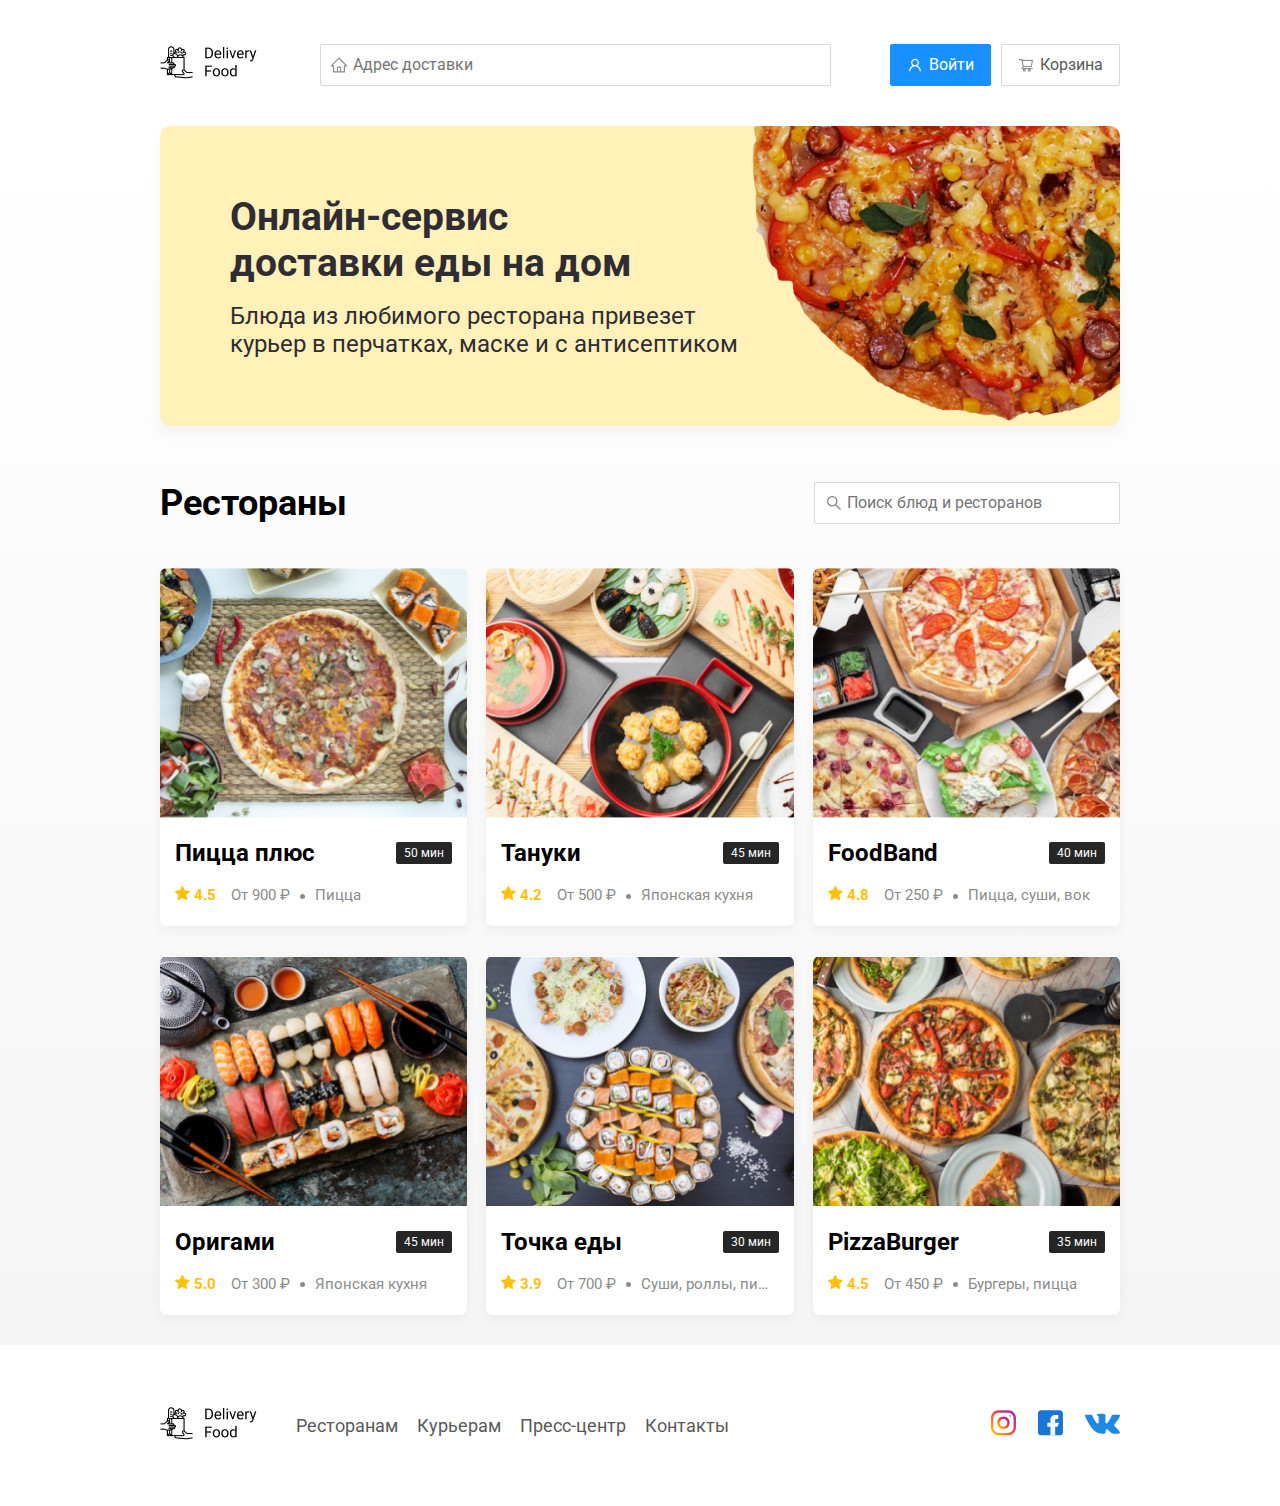
<file: index.html>
<!DOCTYPE html>
<html lang="ru">

<head>
  <meta charset="UTF-8">
  <meta name="viewport" content="width=device-width, initial-scale=1.0">
  <link href="https://fonts.googleapis.com/css?family=Roboto:400,500,700&display=swap&subset=cyrillic" rel="stylesheet">
  <link rel="stylesheet" href="css/normalize.css" />
  <link rel="stylesheet" href="css/style.css" />
  <title>Delivery - доставка еды на дом</title>
</head>

<body>
  <div class="container">
    <header class="header">
      <a href="index.html" id="home">
        <img class="logo" src="img/logo.png" alt="logo" />
      </a>
      <input class="input input-address" type="search" placeholder="Адрес доставки" />
      <div class="buttons">
        <button class="button button-primary">
          <img class="button-icon" src="img/enter.svg" alt="enter" />
          <span class="button-text"> Войти </span>
        </button>
        <button class="button">
          <img class="button-icon" src="img/container.svg" alt="container" />
          <span class="button-text"> Корзина </span>
        </button>
      </div>
    </div>
    </header>
<main class="main">
  <div class="container">
    <section class="intro">
      <h1 class="intro-title">
        Онлайн-сервис <br /> доставки еды на дом
      </h1>
      <p class="intro-text">
        Блюда из любимого ресторана привезет <br /> курьер в перчатках, маске и с антисептиком
      </p>
    </section>

    <section class="restaurants">

      <div class="restaurants-heading">
        <h2 class="restaurants-title">Рестораны</h2>
        <input type="search" class="input input-restaurants" placeholder="Поиск блюд и ресторанов">
      </div>

      <div class="cards">
        <a href="restor.html" class="card card-index">
          <img src="img/card_1.jpg" alt="card_1" class="card-image">
          <div class="card-text">
            <div class="card-heading">
              <h3 class="card-title">
                Пицца плюс
              </h3>
              <span class="card-tag tag">50 мин</span>
            </div>
            <!-- /.card-heading -->
            <div class="card-info">
              <div class="rating">
                <img src="img/star.svg" alt="star" class="rating-star">
                4.5
              </div>
              <div class="price">От 900 ₽</div>
              <div class="category">Пицца</div>
            </div>
            <!-- /.card-info -->
          </div>
          <!-- /.card-text -->
        </a>
        <!-- /.card -->

        <a href="restor.html" class="card card-index">
          <img src="img/card_2.jpg" alt="card_2" class="card-image">
          <div class="card-text">
            <div class="card-heading">
              <h3 class="card-title">
                Тануки
              </h3>
              <span class="card-tag tag">45 мин</span>
            </div>
            <!-- /.card-heading -->
            <div class="card-info">
              <div class="rating">
                <img src="img/star.svg" alt="star" class="rating-star">
                4.2
              </div>
              <div class="price">От 500 ₽</div>
              <div class="category">Японская кухня</div>
            </div>
            <!-- /.card-info -->
          </div>
          <!-- /.card-text -->
        </a>
        <!-- /.card -->

        <a href="restor.html" class="card card-index">
          <img src="img/card_3.jpg" alt="card_3" class="card-image">
          <div class="card-text">
            <div class="card-heading">
              <h3 class="card-title">
                FoodBand
              </h3>
              <span class="card-tag tag">40 мин</span>
            </div>
            <!-- /.card-heading -->
            <div class="card-info">
              <div class="rating">
                <img src="img/star.svg" alt="star" class="rating-star">
                4.8
              </div>
              <div class="price">От 250 ₽</div>
              <div class="category">Пицца, суши, вок</div>
            </div>
            <!-- /.card-info -->
          </div>
          <!-- /.card-text -->
        </a>
        <!-- /.card -->

        <a href="restor.html" class="card card-index">
          <img src="img/card_4.jpg" alt="card_4" class="card-image">
          <div class="card-text">
            <div class="card-heading">
              <h3 class="card-title">
                Оригами
              </h3>
              <span class="card-tag tag">45 мин</span>
            </div>
            <!-- /.card-heading -->
            <div class="card-info">
              <div class="rating">
                <img src="img/star.svg" alt="star" class="rating-star">
                5.0
              </div>
              <div class="price">От 300 ₽</div>
              <div class="category">Японская кухня</div>
            </div>
            <!-- /.card-info -->
          </div>
          <!-- /.card-text -->
        </a>
        <!-- /.card -->

        <a href="restor.html" class="card card-index">
          <img src="img/card_5.jpg" alt="card_5" class="card-image">
          <div class="card-text">
            <div class="card-heading">
              <h3 class="card-title">
                Точка еды
              </h3>
              <span class="card-tag tag">30 мин</span>
            </div>
            <!-- /.card-heading -->
            <div class="card-info">
              <div class="rating">
                <img src="img/star.svg" alt="star" class="rating-star">
                3.9
              </div>
              <div class="price">От 700 ₽</div>
              <div class="category">Суши, роллы, пицца</div>
            </div>
            <!-- /.card-info -->
          </div>
          <!-- /.card-text -->
        </a>
        <!-- /.card -->

        <a href="restor.html" class="card card-index">
          <img src="img/card_6.jpg" alt="card_6" class="card-image">
          <div class="card-text">
            <div class="card-heading">
              <h3 class="card-title">
                PizzaBurger
              </h3>
              <span class="card-tag tag">35 мин</span>
            </div>
            <!-- /.card-heading -->
            <div class="card-info">
              <div class="rating">
                <img src="img/star.svg" alt="star" class="rating-star">
                4.5
              </div>
              <div class="price">От 450 ₽</div>
              <div class="category">Бургеры, пицца</div>
            </div>
            <!-- /.card-info -->
          </div>
          <!-- /.card-text -->
        </a>
        <!-- /.card -->

      </div>
      <!-- /.cards -->
    </section>
  </div>
  </main>
  <footer class="footer">
    <div class="container">
      <div class="footer-block">
        <a href="#home">
          <img class="logo footer-logo" src="img/logo.png" alt="logo footer-logo" />
        </a>
        <nav class="footer-nav">
          <a href="#" class="footer-link">Ресторанам </a>
          <a href="#" class="footer-link">Курьерам</a>
          <a href="#" class="footer-link">Пресс-центр</a>
          <a href="#" class="footer-link">Контакты</a>
        </nav>
        <div class="social-links">
          <a href="#" class="social-link"><img src="img/inst.svg" alt="instagramm"></a>
          <a href="#" class="social-link"><img src="img/facebook.svg" alt="facebook"></a>
          <a href="#" class="social-link"><img src="img/vk.svg" alt="vk"></a>
        </div>
      </div>
    </div>
  </footer>
</body>

</html>
</file>
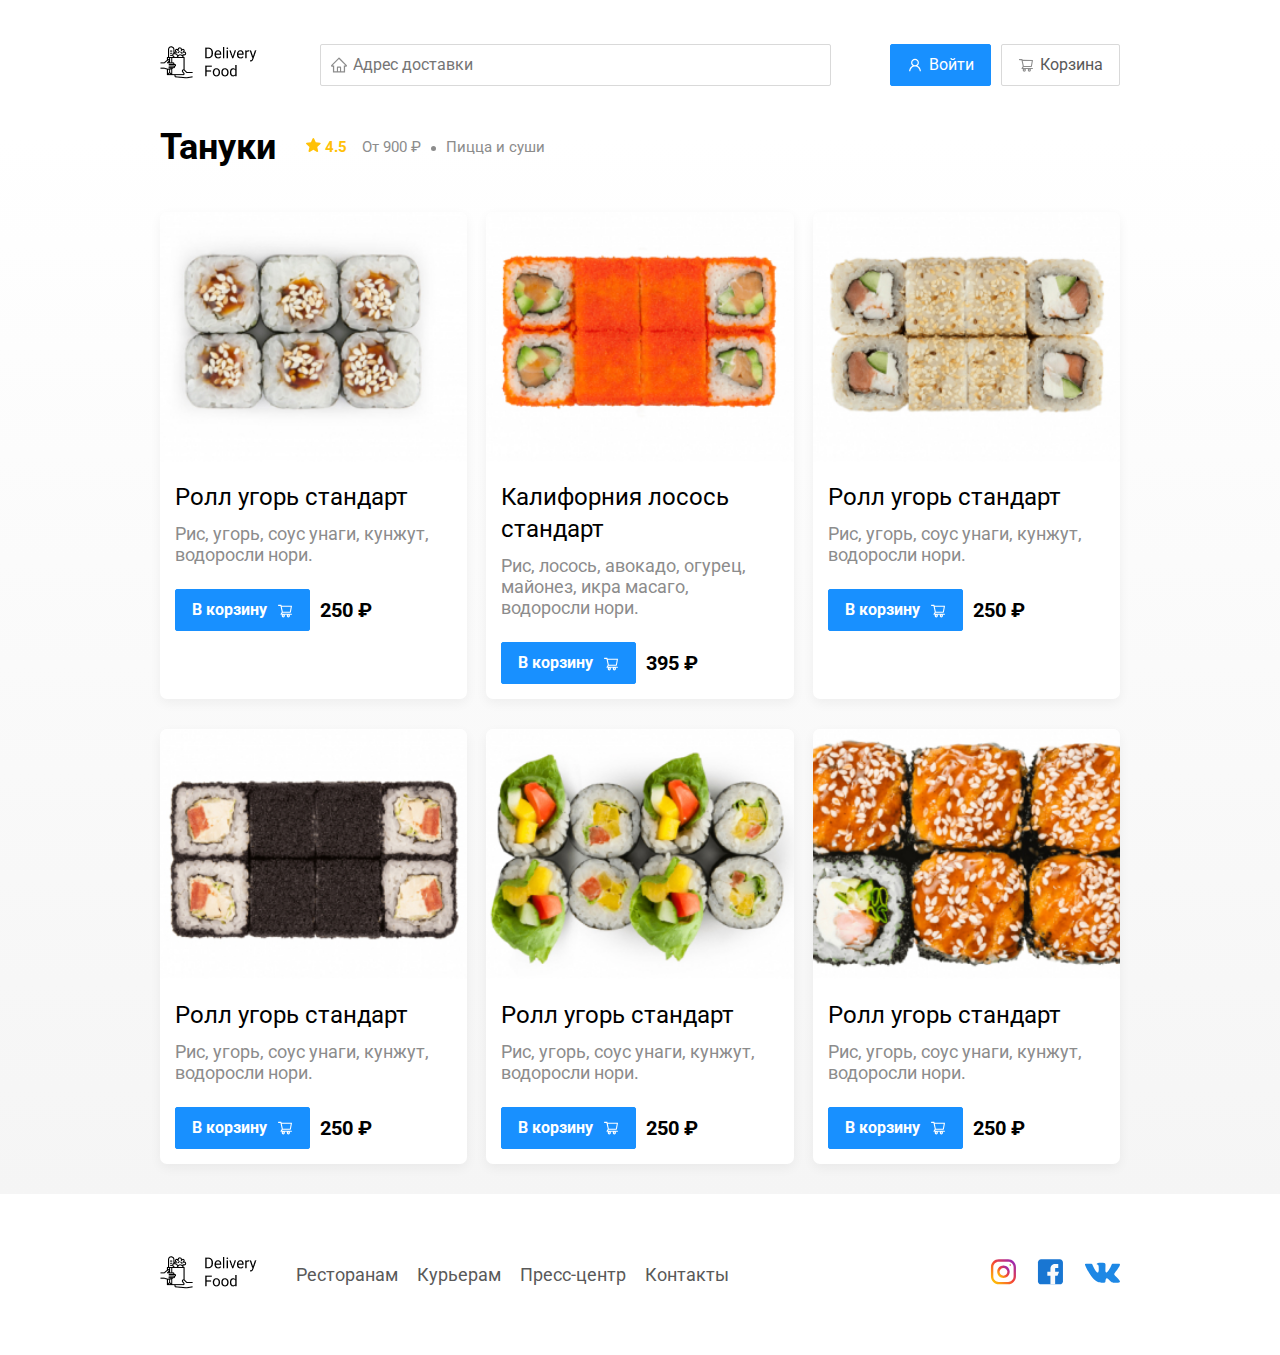
<file: restor.html>
<!DOCTYPE html>
<html lang="ru">

<head>
  <meta charset="UTF-8">
  <meta name="viewport" content="width=device-width, initial-scale=1.0">
  <link href="https://fonts.googleapis.com/css?family=Roboto:400,500,700&display=swap&subset=cyrillic" rel="stylesheet">
  <link rel="stylesheet" href="css/animate.css">
  <link rel="stylesheet" href="css/normalize.css" />
  <link rel="stylesheet" href="css/style.css" />
  <title>Тануки - доставка еды на дом</title>
</head>

<body>
  <div class="container">
    <header class="header">
      <a href="index.html" id="home">
        <img class="logo" src="img/logo.png" alt="logo" />
      </a>
      <input class="input input-address" type="search" placeholder="Адрес доставки" />
      <div class="buttons">
        <button class="button button-primary">
          <img class="button-icon" src="img/enter.svg" alt="enter" />
          <span class="button-text"> Войти </span>
        </button>
        <button class="button" id="cart-button"> 
          <img class="button-icon" src="img/container.svg" alt="container" />
          <span class="button-text"> Корзина </span>
        </button>
      </div>
    </header>
  </div>
  <main class="main ">
    <div class="container">

      <section class="restaurants">

        <div class="restaurants-heading">
          <h2 class="restaurants-title">Тануки</h2>
          <div class="card-info">
            <div class="rating">
              <img src="img/star.svg" alt="star" class="rating-star">
              4.5
            </div>
            <div class="price">От 900 ₽</div>
            <div class="category">Пицца и суши</div>
          </div>
          <!-- /.card-info -->
        </div>

        <div class="cards">

          <div class="card wow slideInUp" data-wow-delay = 0.2s>
            <img src="img/image.jpg" alt="card_1" class="card-image">
            <div class="card-text">
              <div class="card-heading">
                <h3 class="card-title card-title-reg">
                  Ролл угорь стандарт
                </h3>
              </div>
              <!-- /.card-heading -->
              <div class="card-info">
                <div class="ingridients">
                  Рис, угорь, соус унаги, кунжут, водоросли нори.
                </div>
              </div>
              <!-- /.card info -->
              <div class="card-buttons">
                <button class="button button-primary">
                  <strong class="button-card-text">В корзину</strong>
                  <img src="img/shopping-cart.svg" alt="" class="card-button-image">
                </button>
                <span class="card-price-bold">250 ₽</span>
              </div>
            </div>
            <!-- /.card-text -->
          </div>
          <!-- /.card -->

          <div class="card wow slideInUp " data-wow-delay = 0.4s>
            <img src="img/image (1).jpg" alt="image" class="card-image">
            <div class="card-text">
              <div class="card-heading">
                <h3 class="card-title card-title-reg">
                  Калифорния лосось стандарт
                </h3>
              </div>
              <!-- /.card-heading -->
              <div class="card-info">
                <div class="ingridients">
                  Рис, лосось, авокадо, огурец, майонез, икра масаго, водоросли нори.
                </div>
              </div>
              <!-- /.card info -->
              <div class="card-buttons">
                <button class="button button-primary">
                  <strong class="button-card-text">В корзину</strong>
                  <img src="img/shopping-cart.svg" alt="" class="card-button-image">
                </button>
                <span class="card-price-bold">395 ₽</span>
              </div>
            </div>
            <!-- /.card-text -->
          </div>
          <!-- /.card -->

          <div class="card wow slideInUp " data-wow-delay = 0.6s>
            <img src="img/image (2).jpg" alt="card_1" class="card-image">
            <div class="card-text">
              <div class="card-heading">
                <h3 class="card-title card-title-reg">
                  Ролл угорь стандарт
                </h3>
              </div>
              <!-- /.card-heading -->
              <div class="card-info">
                <div class="ingridients">
                  Рис, угорь, соус унаги, кунжут, водоросли нори.
                </div>
              </div>
              <!-- /.card info -->
              <div class="card-buttons" data-wow-delay = 0.2s>
                <button class="button button-primary">
                  <strong class="button-card-text">В корзину</strong>
                  <img src="img/shopping-cart.svg" alt="" class="card-button-image">
                </button>
                <span class="card-price-bold">250 ₽</span>
              </div>
            </div>
            <!-- /.card-text -->
          </div>
          <!-- /.card -->

          <div class="card wow slideInUp" data-wow-delay = 0.4s>
            <img src="img/image (3).jpg" alt="card_1" class="card-image">
            <div class="card-text">
              <div class="card-heading">
                <h3 class="card-title card-title-reg">
                  Ролл угорь стандарт
                </h3>
              </div>
              <!-- /.card-heading -->
              <div class="card-info">
                <div class="ingridients">
                  Рис, угорь, соус унаги, кунжут, водоросли нори.
                </div>
              </div>
              <!-- /.card info -->
              <div class="card-buttons" >
                <button class="button button-primary">
                  <strong class="button-card-text">В корзину</strong>
                  <img src="img/shopping-cart.svg" alt="" class="card-button-image">
                </button>
                <span class="card-price-bold">250 ₽</span>
              </div>
            </div>
            <!-- /.card-text -->
          </div>
          <!-- /.card -->

          <div class="card wow slideInUp" data-wow-delay = 0.6s>
            <img src="img/image (4).jpg" alt="card_1" class="card-image">
            <div class="card-text">
              <div class="card-heading">
                <h3 class="card-title card-title-reg">
                  Ролл угорь стандарт
                </h3>
              </div>
              <!-- /.card-heading -->
              <div class="card-info">
                <div class="ingridients">
                  Рис, угорь, соус унаги, кунжут, водоросли нори.
                </div>
              </div>
              <!-- /.card info -->
              <div class="card-buttons">
                <button class="button button-primary">
                  <strong class="button-card-text">В корзину</strong>
                  <img src="img/shopping-cart.svg" alt="" class="card-button-image">
                </button>
                <span class="card-price-bold">250 ₽</span>
              </div>
            </div>
            <!-- /.card-text -->
          </div>
          <!-- /.card -->

          <div class="card wow slideInUp">
            <img src="img/image (5).jpg" alt="card_1" class="card-image">
            <div class="card-text">
              <div class="card-heading">
                <h3 class="card-title card-title-reg">
                  Ролл угорь стандарт
                </h3>
              </div>
              <!-- /.card-heading -->
              <div class="card-info">
                <div class="ingridients">
                  Рис, угорь, соус унаги, кунжут, водоросли нори.
                </div>
              </div>
              <!-- /.card info -->
              <div class="card-buttons">
                <button class="button button-primary">
                  <strong class="button-card-text">В корзину</strong>
                  <img src="img/shopping-cart.svg" alt="" class="card-button-image">
                </button>
                <span class="card-price-bold">250 ₽</span>
              </div>
            </div>
            <!-- /.card-text -->
          </div>
          <!-- /.card -->


        </div>
        <!-- /.cards -->
      </section>
    </div>
  </main>
  <footer class="footer">
    <div class="container">
      <div class="footer-block">
        <a href="index.html">
          <img class="logo footer-logo" src="img/logo.png" alt="logo footer-logo" />
        </a>
        <nav class="footer-nav">
          <a href="#" class="footer-link">Ресторанам </a>
          <a href="#" class="footer-link">Курьерам</a>
          <a href="#" class="footer-link">Пресс-центр</a>
          <a href="#" class="footer-link">Контакты</a>
        </nav>
        <div class="social-links">
          <a href="#" class="social-link"><img src="img/inst.svg" alt="instagramm"></a>
          <a href="#" class="social-link"><img src="img/facebook.svg" alt="facebook"></a>
          <a href="#" class="social-link"><img src="img/vk.svg" alt="vk"></a>
        </div>
      </div>
    </div>
  </footer>

  <div class="modal">
    <div class="modal-dialog">
      <div class="modal-header">
        <h3 class="modal-title">Корзина</h3>
        <button class="close">&times;</button>
      </div>
      <div class="modal-body">
        <div class="food-row">
          <span class="food-name">Ролл угорь стандарт</span>
          <strong class="food-price"> 250 ₽</strong>
          <div class="food-counter">
            <button class="counter-button">-</button>
            <span class="counter">1</span>
            <button class="counter-button">+</button>
          </div>
        </div>
        <div class="food-row">
          <span class="food-name">Ролл угорь стандарт</span>
          <strong class="food-price"> 250 ₽</strong>
          <div class="food-counter">
            <button class="counter-button">-</button>
            <span class="counter">1</span>
            <button class="counter-button">+</button>
          </div>
        </div>
        <div class="food-row">
          <span class="food-name">Ролл угорь стандарт</span>
          <strong class="food-price"> 250 ₽</strong>
          <div class="food-counter">
            <button class="counter-button">-</button>
            <span class="counter">1</span>
            <button class="counter-button">+</button>
          </div>
        </div>
        <div class="food-row">
          <span class="food-name">Ролл угорь стандарт</span>
          <strong class="food-price"> 250 ₽</strong>
          <div class="food-counter">
            <button class="counter-button">-</button>
            <span class="counter">1</span>
            <button class="counter-button">+</button>
          </div>
        </div>
        <div class="food-row">
          <span class="food-name">Ролл угорь стандарт</span>
          <strong class="food-price"> 250 ₽</strong>
          <div class="food-counter">
            <button class="counter-button">-</button>
            <span class="counter">1</span>
            <button class="counter-button">+</button>
          </div>
        </div>
        <!-- /.food-counter -->
      </div>

      <div class="modal-footer">
        <span class="modal-pricetag">1250 ₽</span>
        <div class="footer-buttons">
          <button class="footer-button button button-primary">Оформить заказ</button>
          <button class="footer-button button">Отмена</button>
        </div>
      </div>
      
    </div>
  </div>
  <!-- /.modal -->
  <script src="js/wow.min.js"></script>
  <script src="js/main.js"></script>
</body>

</html>
</file>
<file: css/style.css>
body {
  padding-top: 44px;

  font-family: 'Roboto', Tahoma, sans-serif;
}

h1,
h2,
h3,
h4,
h5,
h6 {
  margin: 0;
}

p {
  margin: 0;
}

a {
  text-decoration: none;
}

*,
*:before,
*:after {
  box-sizing: border-box;
}



.container {
  max-width: 1200px;
  margin: auto;
}

/* Header =========================== */

.header {
  display: flex;
  justify-content: space-between;
  align-items: center;

  margin-bottom: 40px;
  /*выравнивание по вертикали*/
}

.input {
  padding: 8px;
  padding-left: 32px;

  border: 1px solid #D9D9D9;
  box-sizing: border-box;
  border-radius: 2px;
  background-repeat: no-repeat;
  background-position: left 10px center;

  font-size: 16px;
  line-height: 24px;

}

.input-address {
  flex: 0.8;
  /*поиск занимает 80% свободного места, написано вместо фиксированной ширины*/

  background-image: url(../img/Vector.svg);



}

.buttons {
  display: flex;
  align-items: center;

}

.button {
  display: flex;
  align-items: center;
  padding: 8px 16px;
  background: #FFFFFF;

  border: 1px solid #D9D9D9;
  box-sizing: border-box;
  box-shadow: 0px 0px 2px rgba(0, 0, 0, 0.0015);
  border-radius: 2px;
  outline: none;

  color: #595959;
  font-size: 16px;
  line-height: 24px;

  transition: 0.2s;
  cursor: pointer;
}

.button-primary {
  background: #1890FF;
  border: 1px solid #1890FF;
  border-radius: 2px;
  color: #fff;
  margin-right: 10px;
  transition: 0.2s;
}

.button:hover {
  border: 1px solid #1890FF;
}

.button-primary:hover {
  border: 1px solid #595959;
}


.button-icon {
  margin-right: 6px;
  vertical-align: middle;
}

.button-text {
  vertical-align: middle;
}

/* Main =========================== */
.main {
  background: linear-gradient(180deg, rgba(245, 245, 245, 0) 1.04%, #F5F5F5 100%);
}

/* Intro =========================== */

.intro {
  padding: 68px 70px;
  margin-bottom: 56px;

  box-shadow: 0px 7px 12px rgba(158, 158, 163, 0.1);
  background: #FFF1B8 url(../img/pizza.png) no-repeat bottom -20px right -150px / 530px;
  /* Через / указан размер картинки*/
  border-radius: 10px;

}

.intro-title {
  margin-bottom: 16px;

  font-weight: bold;
  font-size: 39px;
  line-height: 46px;

  color: #302C34;
}

.intro-text {
  font-weight: normal;
  font-size: 24px;
  line-height: 28px;

  color: #302C34;
}

/* Restaurants =========================== */

.restaurants-heading {
  display: flex;
  align-items: center;
  margin-bottom: 44px;
}

.restaurants-title {
  margin-right: 30px;

  font-weight: bold;
  font-size: 36px;
  line-height: 42px;

  color: #000000;
}

.input-restaurants {
  margin-left: auto;
  width: 306px;

  background-image: url(../img/search.svg);
}

.cards {
  display: flex;
  flex-wrap: wrap;
  justify-content: space-between;
}

.card {
  margin-bottom: 30px;
  flex-basis: 32%;
  /*элемент занимает 30% блока*/

  background: #FFFFFF;
  box-shadow: 0px 4px 12px rgba(0, 0, 0, 0.05);
  border-radius: 7px;

  overflow: hidden;
  transition: 0.2s;
}

.card-index:hover {
  background-color: #faf5f5;
}

.card-image {
  width: 384px;
  height: 250px;

  object-fit: cover;
  /*Картинка автоматические подгоняется под размер контейнера*/
}

.card-text {
  padding: 21px 23px 35px 24px;
}

.card-heading {
  display: flex;
  justify-content: space-between;
  align-items: center;

  margin-bottom: 10px;
}

.card-title {
  font-weight: bold;
  font-size: 24px;
  line-height: 32px;
  color: #000000;
}

.card-title-reg {
  font-weight: normal;
}

.card-tag {
  display: flex;
  align-items: center;
  padding: 1px 8px;

  color: #FFFFFF;
  background: #262626;
  border-radius: 2px;

  font-weight: normal;
  font-size: 12px;
  line-height: 20px;
}

.card-info {
  display: flex;
  align-items: center;
}

.rating {
  margin-right: 26px;

  font-weight: bold;
  font-size: 18px;
  line-height: 32px;

  color: #FFC107;
}


.price,
.category {
  font-weight: normal;
  font-size: 18px;
  line-height: 32px;

  color: #8C8C8C;
}

.price {
  margin-right: 10px;
}

.price:after {
  /*Добавление точки в виде псевдоэлемента*/
  content: "";
  display: inline-block;
  width: 5px;
  height: 5px;
  background-color: #8C8C8C;
  vertical-align: middle;
  border-radius: 50%;

  margin-left: 10px;

}

.category {
  text-overflow: ellipsis;
  white-space: nowrap;
  overflow: hidden;
  max-width: 130px;
}

.ingridients {
  margin-bottom: 24px;

  font-weight: normal;
  font-size: 18px;
  line-height: 21px;

  color: #8C8C8C;
}

.card-price-bold {
  font-weight: bold;
  font-size: 20px;
  line-height: 32px;

  color: #000000;
}

.card-buttons {
  display: flex;
  align-items: center;
  margin-right: 32px;
}

.button-card-text {
  margin-right: 10px;
}


/* Footer =========================== */

.footer {
  padding: 60px 0;
}

.footer-block {
  display: flex;
  align-items: center;
  justify-content: space-between;

}



.footer-nav {
  margin-left: 35px;
  margin-right: auto;
  /*Позволило прижать блок к левому краю, с одновременным использванием justify-content: space-between*/
}

.footer-link {
  display: inline-block;

  font-weight: normal;
  font-size: 18px;
  line-height: 21px;

  color: #595959;
}

.footer-link:not(:last-child) {
  margin-right: 15px;
}

.social-links {
  display: flex;
  align-items: center;
}

.social-link:not(:last-child) {
  margin-right: 21px;
}

/* Modal =========================== */

.modal {
  display: none;
  /* Расположение по центру экрана */
  position: fixed;
  top: 0;
  left: 0;
  width: 100%;
  height: 100%;
  background: rgba(0, 0, 0, 0.4);

}

.is-open{
  display: flex;
}

.modal-dialog {
  margin: auto;
  /* Расположение по центру экрана */
  padding: 40px 45px;
  max-width: 780px;
  width: 95%;
  min-height: 553px;
  /* Если не будет помещяться контент появится прокурутка а не будет растягиваться блок */

  background: #FFFFFF;
  border-radius: 5px;
}

.modal-header {
  display: flex;
  align-items: center;
  justify-content: space-between;

  margin-bottom: 45px;
}

.modal-title {
  font-weight: bold;
  font-size: 36px;
  line-height: 42px;

  color: #000000;
}

.close {
  background: transparent;
  border: none;
  outline: none;

  font-size: 36px;

  cursor: pointer;
  transition: 0.2s;
}

.close:hover {
  color: rgb(224, 219, 219);
}

.modal-body {
  margin-bottom: 53px;
}

.food-row {
  display: flex;
  align-items: center;
  justify-content: space-between;

  padding-bottom: 9px;
  margin-bottom: 15px;

  border-bottom: 1px solid #D9D9D9;
  ;
}

.food-name {
  font-weight: normal;
  font-size: 18px;
  line-height: 32px;

  color: #000000;
}

.food-price {
  margin-left: auto;
  margin-right: 47px;

  font-weight: bold;
  font-size: 20px;
  line-height: 32px;

  color: #000000;
}

.counter-button {
  padding: 5px 16px;

  background: transparent;
  border: 1px solid #40A9FF;
  border-radius: 2px;
  outline: none;

  color: #40A9FF;

  cursor: pointer;
  transition: 0.2s;
}

.counter-button:hover {
  background: #f0eded;
  border-color: #2c92e6;
  color: #2c92e6;

}

.counter {
  display: inline-block;
  margin: 0 13px;

  font-weight: normal;
  font-size: 16px;
  line-height: 24px;
}

.modal-footer {
  display: flex;
  align-items: center;
  justify-content: space-between;
}

.footer-buttons {
  display: flex;
  align-items: center;
}

.footer-button:not(:last-child) {
  margin-right: 18px;
}

.modal-pricetag {
  padding: 15px 20px;
  font-weight: bold;
  font-size: 20px;
  line-height: 23px;

  color: #FAFAFA;
  background: #262626;
  border-radius: 5px;
}


/* Media =========================== */

@media (max-width: 1366px) {
  .container {
    max-width: 960px;
  }

  .card-image {
    width: 100%;
  }

  .card-text {
    padding: 15px;
  }

  .rating {
    margin-right: 15px;
    font-size: 15px;
  }

  .price,
  .category {
    font-size: 15px;
  }
}

@media (max-width: 992px) {
  .container {
    max-width: 750px;
  }

  .intro {
    padding: 40px;
    background-size: 400px;
  }

  .card {
    flex-basis: 49%;
  }

  .footer-link {
    font-size: 16px;
  }
}

@media (max-width: 768px) {
  .container {
    max-width: 560px;
  }

  .input {
    padding: 4px;
    padding-left: 32px;
  }

  .button {
    padding: 4px 8px;
  }

  .intro {
    padding: 30px 20px;
    background-size: 350px;
  }

  .intro-title {
    margin-bottom: 10px;

    font-size: 24px;
    line-height: 1.4;
  }

  .intro-text {
    font-size: 18px;
  }



  .card-title {
    font-size: 18px;
  }

  .card-info {
    flex-wrap: wrap;
  }

  .rating {
    flex-basis: 100%;
  }
}

@media (max-width: 578px) {
  .container {
    width: 90%;
  }

  .header {
    flex-wrap: wrap;
  }

  .input-address {
    order: 3;
    margin-top: 10px;
    flex: 1;
  }

  .button {
    min-height: 40px;
  }

  .button-icon {
    margin-right: 0;
  }

  .button-text {
    display: none;
  }

  .intro {
    background-image: none;
    margin-bottom: 20px;
  }

  .restaurants-heading {
    flex-wrap: wrap;
  }

  .restaurants-title {
    margin-bottom: 10px;
    font-size: 24px;
  }

  .card {
    flex-basis: 100%;
  }

  .card-image {
    width: 100%;
  }

  .card-info {
    justify-content: space-between;
    flex-wrap: nowrap;
  }

  .rating {
    flex-basis: unset;
  }

  .price:after {
    display: none;
  }

  .category {
    max-width: 200px;
  }

  .footer {
    padding: 30px;
  }

  .footer-block {
    align-items: flex-start;
  }

  .footer-nav {
    margin-left: 0;
    margin-right: 0;
    order: 0;
    display: flex;
    flex-direction: column;
  }

  .footer-logo {
    margin-right: 15px;
    order: 1;
  }

  .social-links {
    order: 2;
  }

}

@media (max-width: 480px) {
  .footer-block {
    flex-wrap: wrap;
    flex-direction: column;
    align-items: center;
  }

  .footer-logo {
    order: 1;
    margin-bottom: 15px;
  }

  .footer-nav {
    order: 2;
    margin-bottom: 15px;
    align-items: center;
  }

  .footer-link:not(:last-child) {
    margin-right: 0;
    margin-bottom: 5px;
  }
}
</file>
